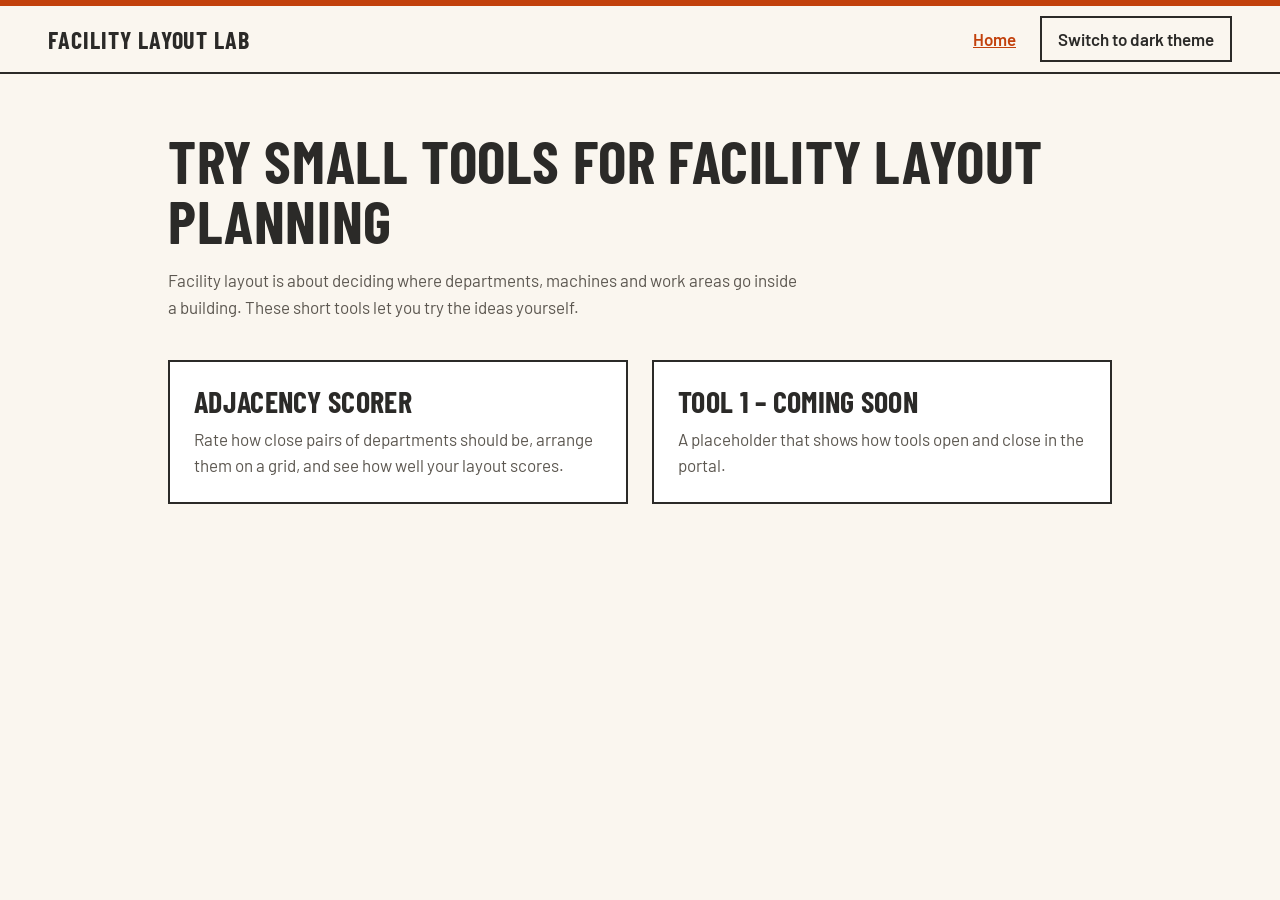
<file: index.html>
<!DOCTYPE html>
<html lang="en" data-theme="light">
<head>
  <meta charset="utf-8">
  <meta name="viewport" content="width=device-width, initial-scale=1">
  <title>Facility Layout Lab</title>
  <link rel="stylesheet" href="https://fonts.googleapis.com/css2?family=Barlow+Condensed:wght@600;700&family=Barlow:wght@400;500;600&display=swap">
  <link rel="stylesheet" href="css/style.css">
  <script src="js/theme.js"></script>
  <script src="js/portal.js" defer></script>
</head>
<body>
  <header class="site-header">
    <p class="site-title"><a href="index.html">Facility Layout Lab</a></p>
    <nav class="site-nav" aria-label="Main">
      <a href="#">Home</a>
      <button id="theme-toggle" type="button" aria-pressed="false">Switch to dark theme</button>
    </nav>
  </header>

  <main>
    <div id="home">
      <h1>Try small tools for facility layout planning</h1>
      <p class="lead">
        Facility layout is about deciding where departments, machines and work areas
        go inside a building. These short tools let you try the ideas yourself.
      </p>

      <div class="card-grid">
        <a class="card" href="tools/adjacency.html">
          <h2>Adjacency scorer</h2>
          <p>
            Rate how close pairs of departments should be, arrange them on a grid,
            and see how well your layout scores.
          </p>
        </a>
        <a class="card" href="#tool-1">
          <h2>Tool 1 – coming soon</h2>
          <p>A placeholder that shows how tools open and close in the portal.</p>
        </a>
      </div>
    </div>

    <section id="tool-1" data-tool-panel hidden>
      <h1>Tool 1 – coming soon</h1>
      <p class="lead">This tool isn't built yet.</p>
      <p><a href="#">Back to all tools</a></p>
    </section>
  </main>
</body>
</html>
</file>
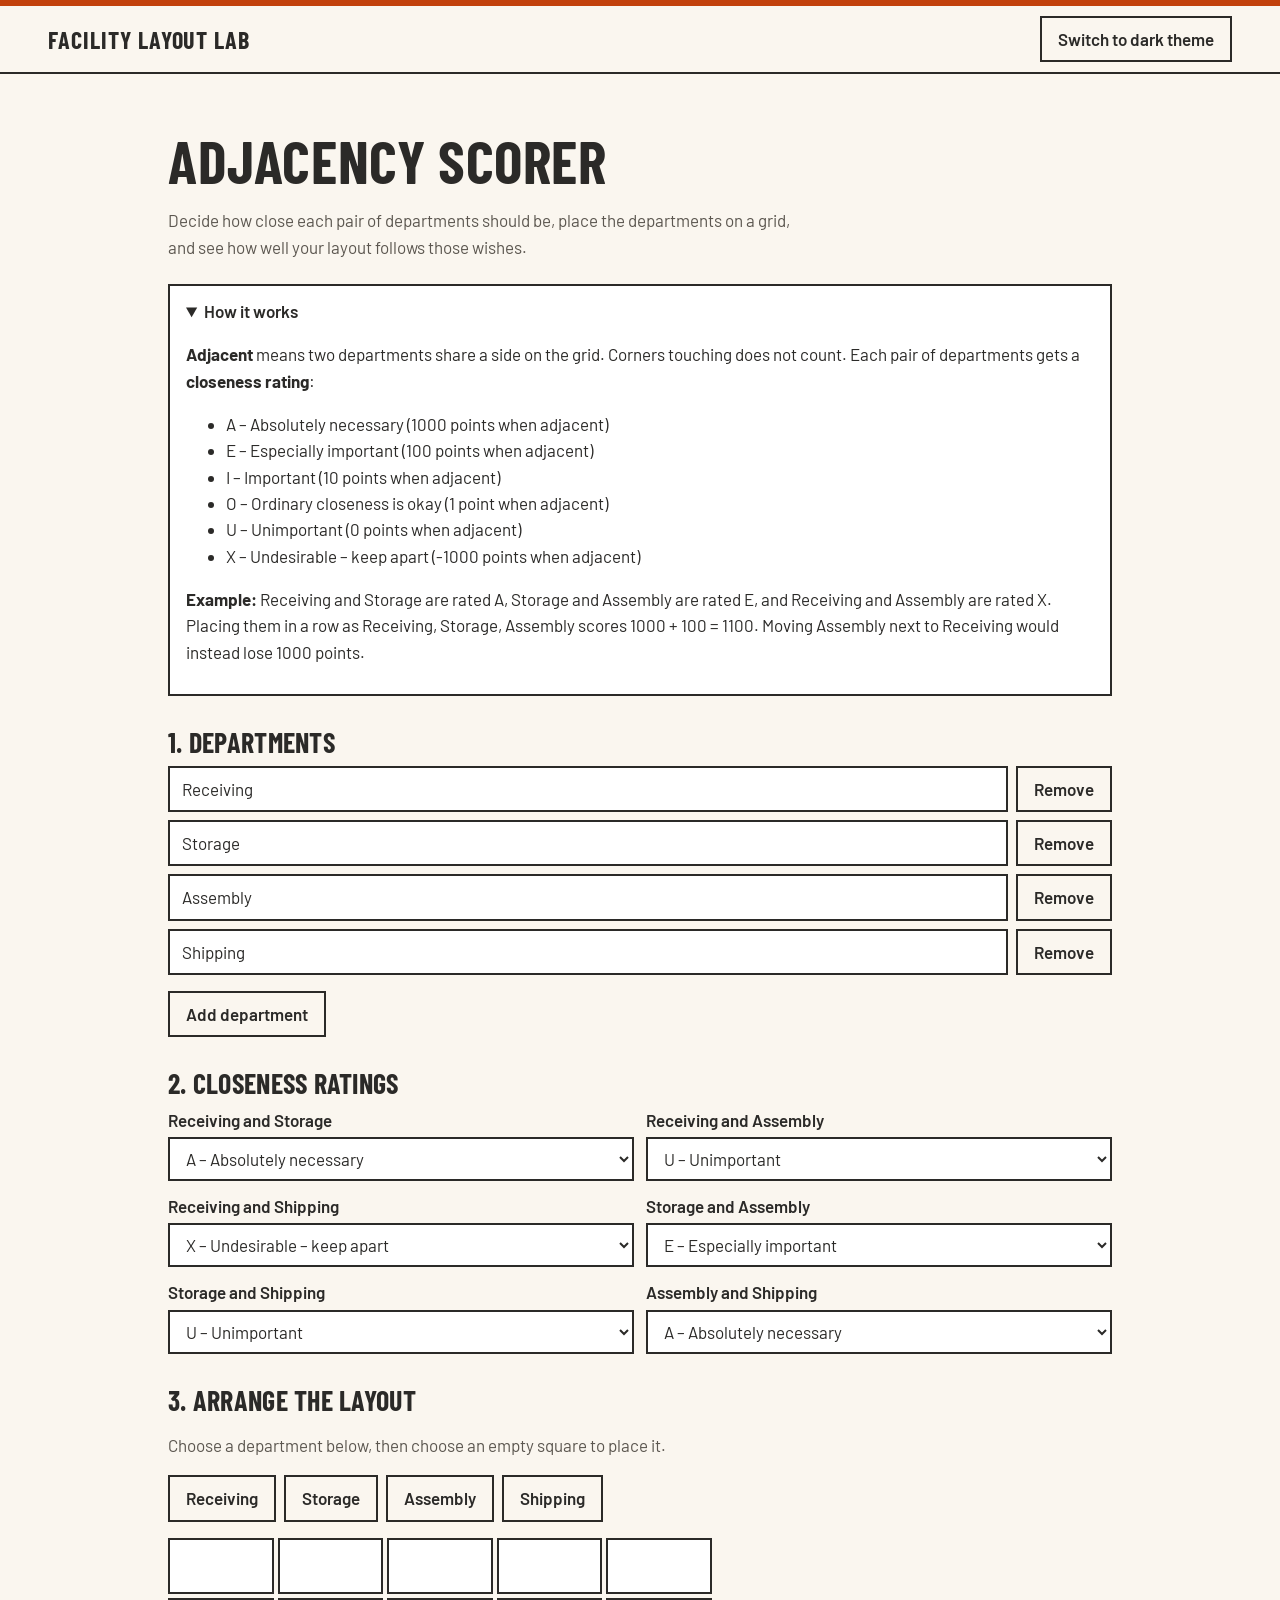
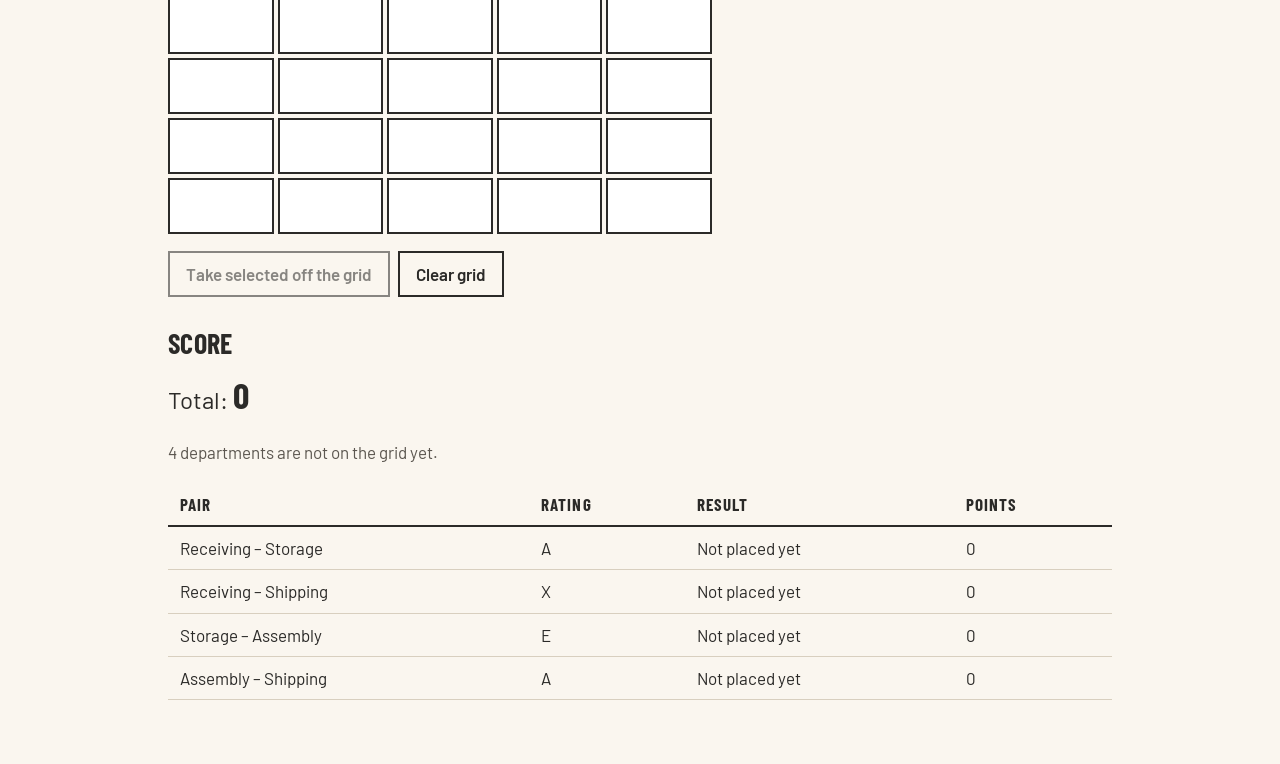
<file: tools/adjacency.html>
<!DOCTYPE html>
<html lang="en" data-theme="light">
<head>
  <meta charset="utf-8">
  <meta name="viewport" content="width=device-width, initial-scale=1">
  <title>Adjacency Scorer – Facility Layout Lab</title>
  <link rel="stylesheet" href="https://fonts.googleapis.com/css2?family=Barlow+Condensed:wght@600;700&family=Barlow:wght@400;500;600&display=swap">
  <link rel="stylesheet" href="../css/style.css">
  <script src="../js/theme.js"></script>
  <script src="../js/adjacency.js" defer></script>
</head>
<body>
  <header class="site-header">
    <p class="site-title"><a href="../index.html">Facility Layout Lab</a></p>
    <button id="theme-toggle" type="button" aria-pressed="false">Switch to dark theme</button>
  </header>

  <main>
    <h1>Adjacency scorer</h1>
    <p class="lead">
      Decide how close each pair of departments should be, place the departments on a grid,
      and see how well your layout follows those wishes.
    </p>

    <details class="help" open>
      <summary>How it works</summary>
      <p>
        <strong>Adjacent</strong> means two departments share a side on the grid. Corners touching does not count.
        Each pair of departments gets a <strong>closeness rating</strong>:
      </p>
      <ul id="legend"></ul>
      <p>
        <strong>Example:</strong> Receiving and Storage are rated A, Storage and Assembly are rated E, and
        Receiving and Assembly are rated X. Placing them in a row as Receiving, Storage, Assembly scores
        1000 + 100 = 1100. Moving Assembly next to Receiving would instead lose 1000 points.
      </p>
    </details>

    <section aria-labelledby="step1">
      <h2 id="step1">1. Departments</h2>
      <ul id="department-list" class="department-list"></ul>
      <button id="add-department" type="button">Add department</button>
    </section>

    <section aria-labelledby="step2">
      <h2 id="step2">2. Closeness ratings</h2>
      <div id="rating-list" class="rating-list"></div>
    </section>

    <section aria-labelledby="step3">
      <h2 id="step3">3. Arrange the layout</h2>
      <p id="grid-hint" class="lead" aria-live="polite"></p>
      <div id="tray" class="tray"></div>
      <div id="grid" class="grid" role="group" aria-label="Layout grid"></div>
      <p class="actions">
        <button id="remove-selected" type="button">Take selected off the grid</button>
        <button id="clear-grid" type="button">Clear grid</button>
      </p>
    </section>

    <section aria-labelledby="step4">
      <h2 id="step4">Score</h2>
      <p class="score" aria-live="polite">Total: <strong id="total">0</strong></p>
      <p id="unplaced-note" class="lead"></p>
      <div class="table-wrap">
        <table>
          <thead>
            <tr><th>Pair</th><th>Rating</th><th>Result</th><th>Points</th></tr>
          </thead>
          <tbody id="breakdown"></tbody>
        </table>
      </div>
    </section>
  </main>
</body>
</html>
</file>
<file: css/style.css>
/* Design direction: "Workshop" (see CLAUDE.md). Light theme is the default;
   dark values apply only when data-theme="dark". */
:root {
  --bg: #faf6ef;
  --surface: #ffffff;
  --text: #2b2a28;
  --text-muted: #5c5750;
  --border: #2b2a28;
  --border-soft: #d8cfbf;
  --accent: #c2410c;
  --accent-text: #ffffff;

  --font-heading: "Barlow Condensed", "Arial Narrow", sans-serif;
  --font-body: "Barlow", system-ui, -apple-system, "Segoe UI", sans-serif;
}

:root[data-theme="dark"] {
  --bg: #1d1b19;
  --surface: #292623;
  --text: #f3eee6;
  --text-muted: #c2b9ab;
  --border: #f3eee6;
  --border-soft: #4a4540;
  --accent: #ff8a4c;
  --accent-text: #1d1b19;
}

* {
  box-sizing: border-box;
}

body {
  margin: 0;
  background: var(--bg);
  color: var(--text);
  font-family: var(--font-body);
  font-size: 1.0625rem;
  line-height: 1.55;
}

.site-header {
  display: flex;
  flex-wrap: wrap;
  align-items: center;
  justify-content: space-between;
  gap: 0.5rem 1rem;
  padding: 0.625rem 1rem;
  border-top: 6px solid var(--accent);
  border-bottom: 2px solid var(--border);
}

.site-title {
  margin: 0;
  font-family: var(--font-heading);
  font-size: 1.5rem;
  font-weight: 700;
  letter-spacing: 0.04em;
  text-transform: uppercase;
}

.site-title a {
  color: inherit;
  text-decoration: none;
}

main {
  max-width: 65rem;
  margin: 0 auto;
  padding: 2rem 1rem 2.5rem;
}

h1,
h2 {
  font-family: var(--font-heading);
  font-weight: 700;
  letter-spacing: 0.01em;
  text-transform: uppercase;
}

h1 {
  margin: 0 0 1rem;
  font-size: 2.75rem;
  line-height: 1;
}

h2 {
  margin: 0 0 0.5rem;
  font-size: 1.75rem;
  line-height: 1.05;
}

.lead {
  color: var(--text-muted);
  max-width: 40rem;
}

a {
  color: var(--accent);
}

button,
.button {
  min-height: 2.75rem;
  font: inherit;
  font-weight: 600;
  padding: 0.5rem 1rem;
  border: 2px solid var(--border);
  border-radius: 0;
  background: var(--bg);
  color: var(--text);
  cursor: pointer;
}

:focus-visible {
  outline: 3px solid var(--accent);
  outline-offset: 2px;
}

/* Tool cards: one column on phones, more as the screen widens */
.card-grid {
  display: grid;
  grid-template-columns: 1fr;
  gap: 1.5rem;
  margin-top: 2.5rem;
}

.card {
  display: block;
  padding: 1.5rem;
  border: 2px solid var(--border);
  border-radius: 0;
  background: var(--surface);
  color: inherit;
  text-decoration: none;
}

.card:hover {
  box-shadow: 6px 6px 0 var(--accent);
}

.card h2 {
  margin: 0 0 0.5rem;
  font-size: 1.875rem;
  color: var(--text);
}

.card p {
  margin: 0;
  color: var(--text-muted);
}

@media (min-width: 40rem) {
  .site-header {
    padding: 0.625rem 3rem;
  }

  main {
    padding: 3.5rem 3rem 4rem;
  }

  h1 {
    font-size: 3.75rem;
  }

  .card-grid {
    grid-template-columns: repeat(2, 1fr);
  }
}

/* Tool pages */
section {
  margin-top: 2rem;
}

.help {
  margin-top: 1.5rem;
  padding: 0.75rem 1rem;
  border: 2px solid var(--border);
  background: var(--surface);
}

.help summary {
  cursor: pointer;
  font-weight: 600;
}

input[type="text"],
select {
  min-height: 2.75rem;
  font: inherit;
  padding: 0.5rem 0.75rem;
  border: 2px solid var(--border);
  border-radius: 0;
  background: var(--surface);
  color: var(--text);
  max-width: 100%;
}

button:disabled {
  opacity: 0.55;
  cursor: not-allowed;
}

.department-list {
  list-style: none;
  margin: 0 0 1rem;
  padding: 0;
  display: grid;
  grid-template-columns: minmax(0, 1fr);
  gap: 0.5rem;
}

.department-list li {
  display: flex;
  gap: 0.5rem;
}

.department-list input {
  flex: 1;
  min-width: 0;
}

.rating-list {
  display: grid;
  grid-template-columns: 1fr;
  gap: 0.75rem;
}

.rating-row {
  display: grid;
  gap: 0.25rem;
}

.rating-row label {
  font-weight: 600;
}

.tray {
  display: flex;
  flex-wrap: wrap;
  gap: 0.5rem;
  margin-bottom: 1rem;
}

.chip[aria-pressed="true"] {
  background: var(--accent);
  color: var(--accent-text);
  border-color: var(--border);
}

.chip.placed {
  border-style: dashed;
}

.grid {
  display: grid;
  gap: 0.25rem;
  max-width: 34rem;
}

.cell {
  min-height: 3.5rem;
  padding: 0.15rem;
  font-size: 0.8125rem;
  line-height: 1.2;
  overflow: hidden;
  overflow-wrap: anywhere;
  background: var(--surface);
}

.cell.occupied {
  background: var(--accent);
  color: var(--accent-text);
  font-weight: 700;
}

.cell.selected {
  outline: 3px solid var(--text);
  outline-offset: 1px;
}

.actions {
  display: flex;
  flex-wrap: wrap;
  gap: 0.5rem;
}

.score {
  font-size: 1.5rem;
  margin: 0.5rem 0;
}

.score strong {
  font-family: var(--font-heading);
  font-size: 2.25rem;
}

.table-wrap {
  overflow-x: auto;
}

table {
  border-collapse: collapse;
  width: 100%;
}

th,
td {
  text-align: left;
  padding: 0.5rem 0.75rem;
  border-bottom: 1px solid var(--border-soft);
}

th {
  font-family: var(--font-heading);
  font-size: 1.0625rem;
  letter-spacing: 0.06em;
  text-transform: uppercase;
  border-bottom: 2px solid var(--border);
}

@media (min-width: 40rem) {
  .rating-list {
    grid-template-columns: repeat(2, 1fr);
  }

  .cell {
    font-size: 0.9375rem;
  }
}

/* Portal navigation, and keep the hidden attribute working on styled elements */
[hidden] {
  display: none !important;
}

.site-nav {
  display: flex;
  align-items: center;
  gap: 1.5rem;
}

.site-nav a {
  display: inline-flex;
  align-items: center;
  min-height: 2.75rem;
  font-weight: 600;
}
</file>
